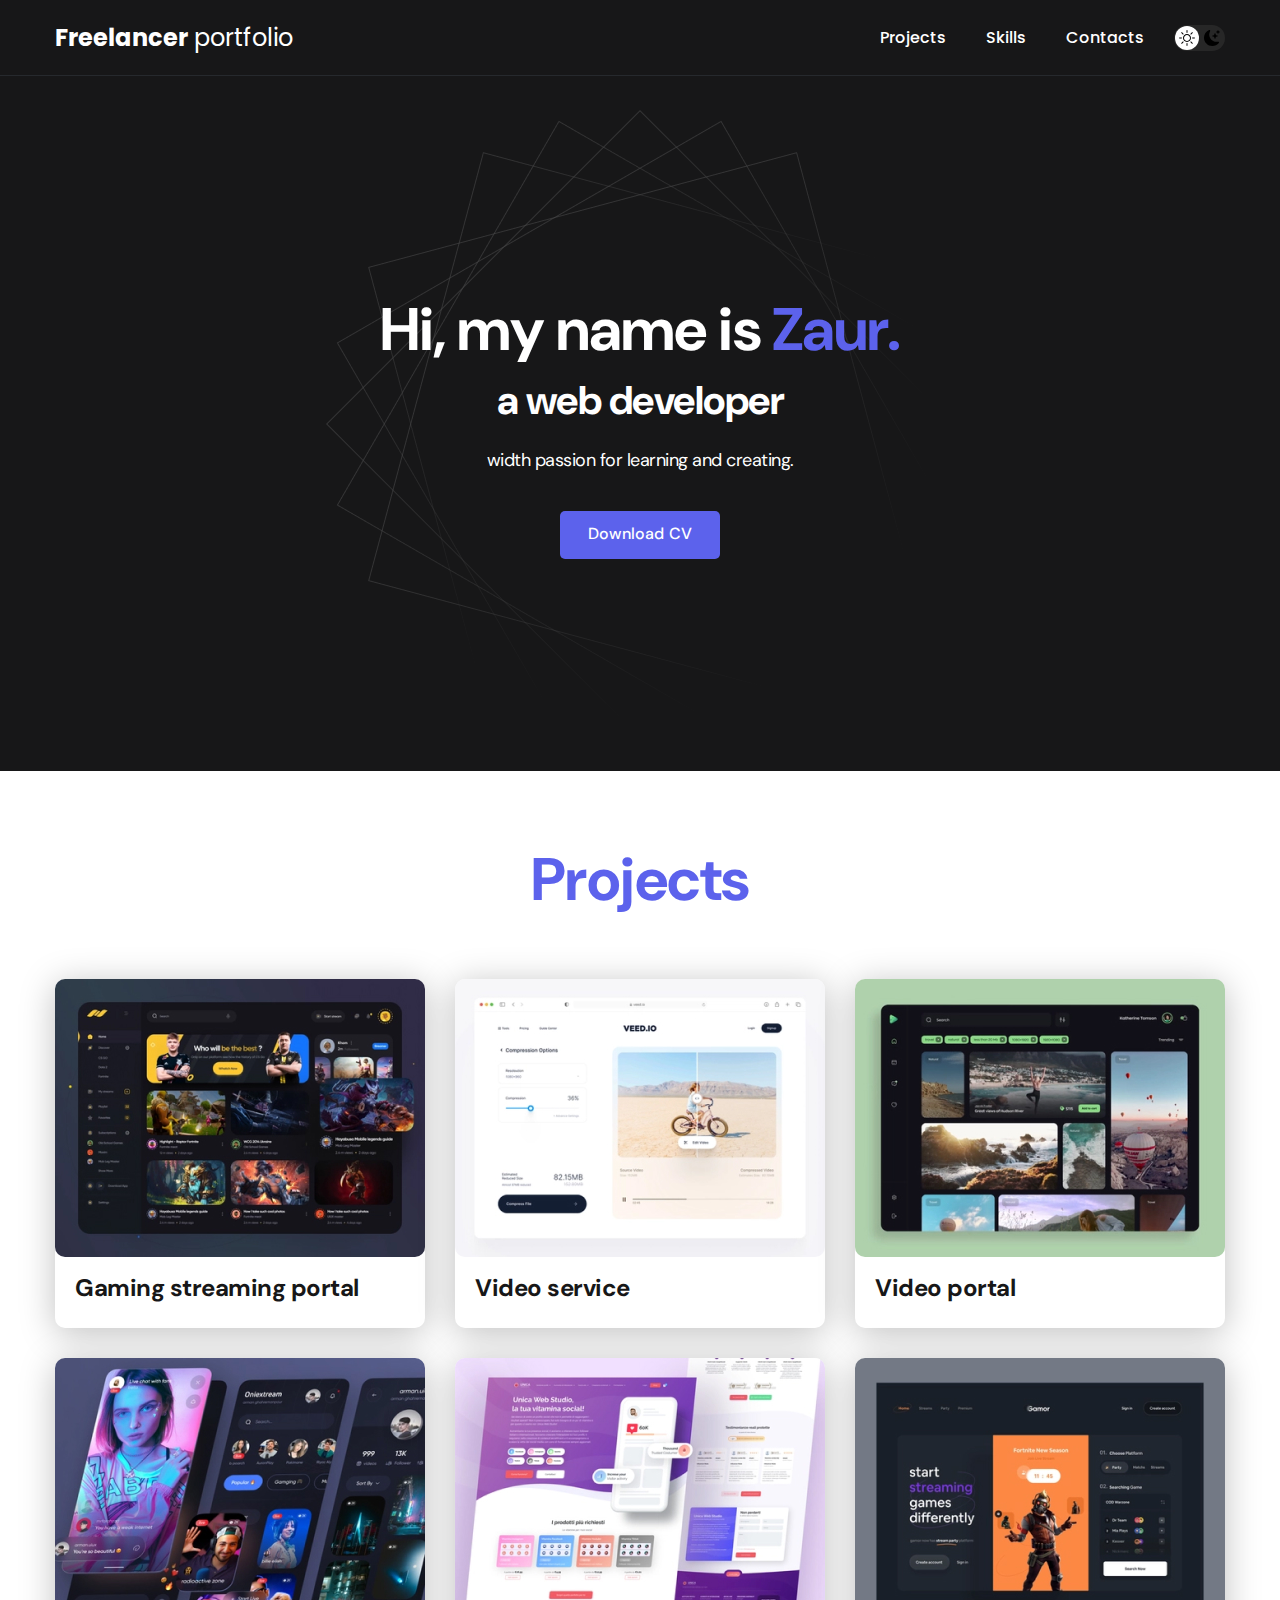
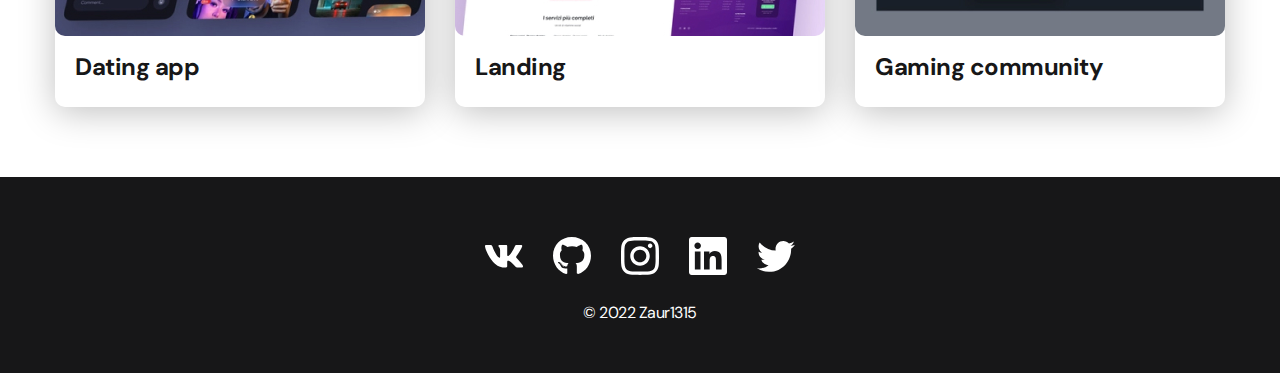
<file: index.html>
<!DOCTYPE html>
<html lang="en">
<head>
    <meta charset="UTF-8">
    <meta http-equiv="X-UA-Compatible" content="IE=edge">
    <meta name="viewport" content="width=device-width, initial-scale=1.0">
    <link rel="stylesheet" href="./css/main.css">
    <title>Freelance Portfolio</title>
</head>
<body>
    <nav class="nav">
        <div class="container"> 
            <div class="nav-row">
                <a href="./index.html" class="logo"><strong>Freelancer</strong> portfolio</a>

                <button class="dark-mode-btn">
                    <img src="./img/icons/sun.svg" alt="sun" class="dark-mode-btn__icon">
                    <img src="./img/icons/moon.svg" alt="moon" class="dark-mode-btn__icon">
                </button>

                <ul class="nav-list">
                    <li class="nav-list__item"><a href="./project-page.html" class="nav-list__link ">Projects</a></li>
                    <li class="nav-list__item"><a href="./skills.html" class="nav-list__link">Skills</a></li>
                    <li class="nav-list__item"><a href="./contacts.html" class="nav-list__link">Contacts</a></li>
                </ul>
            </div>
        </div>
    </nav>
    <header class="header ">
        <div class="header__wrapper">
            <h1 class="header__title">
                <strong>Hi, my name is <em>Zaur.</em></strong><br>
                a web developer
            </h1>
            <div class="header__text">
                <p>width passion for learning and creating.</p>
            </div>
            <a href="#!" class="btn">
                Download CV
            </a>
        </div>
    </header>
    <main class="section ">
        <div class="container">
            <h2 class="title-1">Projects</h2>
            <ul class="projects">
                <li class="project">
                    <a href="project-page.html">
                        <img src="./img/projects/01.jpg" alt="project_img" class="project__img">
                        <h3 class="project__title">Gaming streaming portal</h3>
                    </a>
                </li>
                <li class="project">
                    <a href="project-page.html">
                        <img src="./img/projects/02.jpg" alt="project_img" class="project__img">
                        <h3 class="project__title">Video service</h3>
                    </a>
                </li>
                <li class="project">
                    <a href="project-page.html">
                        <img src="./img/projects/03.jpg" alt="project_img" class="project__img">
                        <h3 class="project__title">Video portal</h3>
                    </a>
                </li>
                <li class="project">
                    <a href="project-page.html">
                        <img src="./img/projects/04.jpg" alt="project_img" class="project__img">
                        <h3 class="project__title">Dating app</h3>
                    </a>
                </li>
                <li class="project">
                    <a href="project-page.html">
                        <img src="./img/projects/05.jpg" alt="project_img" class="project__img">
                        <h3 class="project__title">Landing</h3>
                    </a>
                </li>
                <li class="project">
                    <a href="project-page.html">
                        <img src="./img/projects/06.jpg" alt="project_img" class="project__img">
                        <h3 class="project__title">Gaming community</h3>
                    </a>
                </li>
            </ul>
        </div>
    </main>
    <footer class="footer">
        <div class="container">
            <div class="footer_wrapper">
                <ul class="social">
                    <li class="social__item"><a href="#!"><img src="./img/icons/vk.svg" alt="sosial"></a></li>
                    <li class="social__item"><a href="#!"><img src="./img/icons/gitHub.svg" alt="sosial"></a></li>
                    <li class="social__item"><a href="#!"><img src="./img/icons/instagram.svg" alt="sosial"></a></li>
                    <li class="social__item"><a href="#!"><img src="./img/icons/linkedIn.svg" alt="sosial"></a></li>
                    <li class="social__item"><a href="#!"><img src="./img/icons/twitter.svg" alt="sosial"></a></li>
                </ul>
                <div class="copyright">
                    <p>© 2022 Zaur1315</p>
                </div>
            </div>
        </div>
    </footer>

    <script src="./js/main.js"></script>
</body>
</html>
</file>
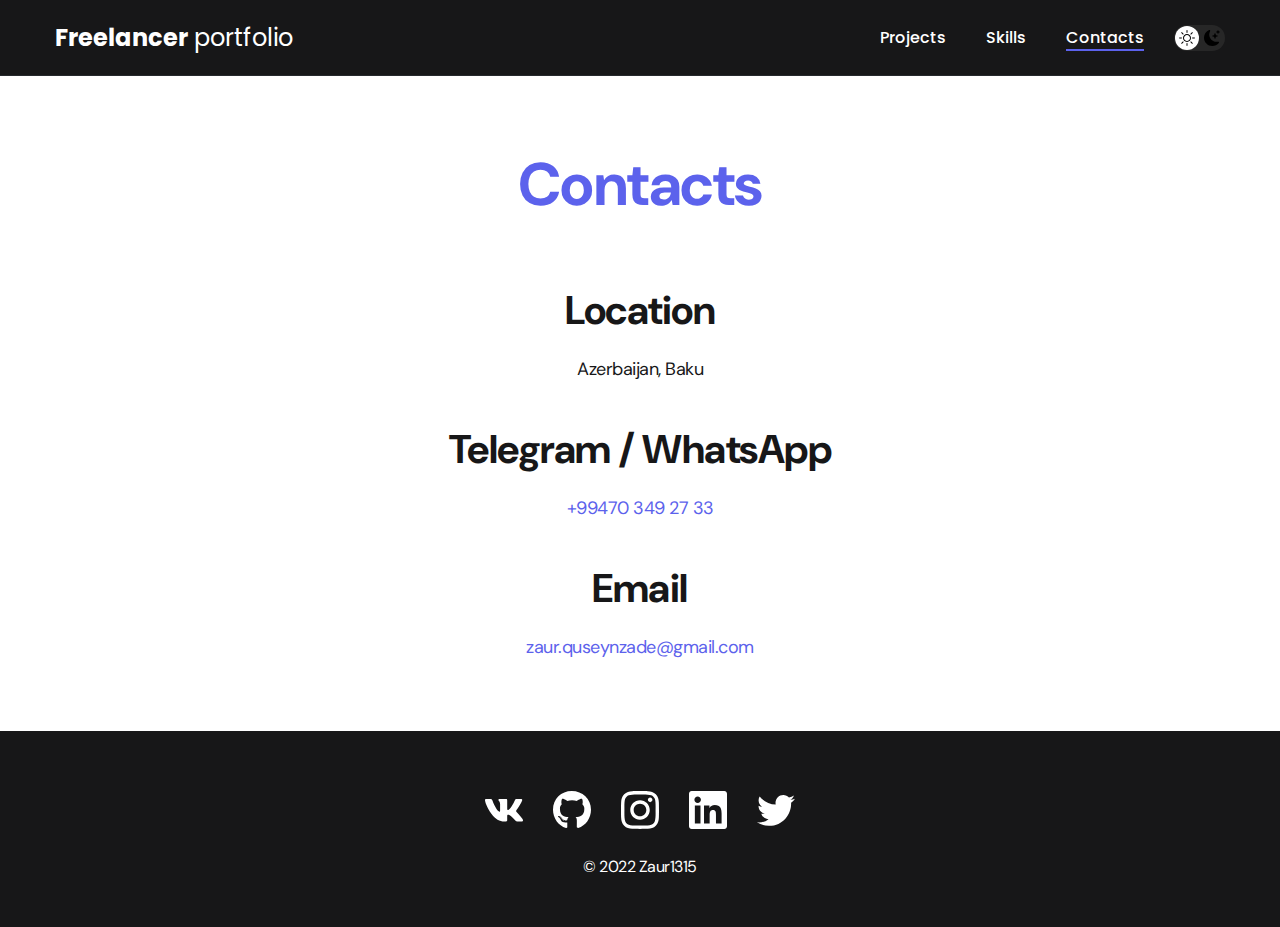
<file: contacts.html>
<!DOCTYPE html>
<html lang="en">
<head>
    <meta charset="UTF-8">
    <meta http-equiv="X-UA-Compatible" content="IE=edge">
    <meta name="viewport" content="width=device-width, initial-scale=1.0">
    <link rel="stylesheet" href="./css/main.css">
    <title>Freelance Portfolio</title>
</head>
<body>
    <nav class="nav">
        <div class="container"> 
            <div class="nav-row">
                <a href="./index.html" class="logo"><strong>Freelancer</strong> portfolio</a>
                <button class="dark-mode-btn">
                    <img src="./img/icons/sun.svg" alt="sun" class="dark-mode-btn__icon">
                    <img src="./img/icons/moon.svg" alt="moon" class="dark-mode-btn__icon">
                </button>
                <ul class="nav-list">
                    <li class="nav-list__item"><a href="./project-page.html" class="nav-list__link ">Projects</a></li>
                    <li class="nav-list__item"><a href="./skills.html" class="nav-list__link ">Skills</a></li>
                    <li class="nav-list__item"><a href="#!" class="nav-list__link nav-list__link--active">Contacts</a></li>
                </ul>
            </div>
        </div>
    </nav>
    <main class="section ">
        <div class="container">
            <h1 class="title-1">Contacts</h1>
            <ul class="content-list">
                <li class="content-list__item">
                    <h2 class="title-2">Location</h2>
                    <p>Azerbaijan, Baku</p>
                </li>
                <li class="content-list__item">
                    <h2 class="title-2">Telegram / WhatsApp</h2>
                    <p><a href="tel:+994703492733">+99470 349 27 33</a></p>
                </li>
                <li class="content-list__item">
                    <h2 class="title-2">Email</h2>
                    <p><a href="mailto:zaur.quseynzade@gmail.com">zaur.quseynzade@gmail.com</a></p>
                </li>
            </ul>
        </div>
    </main>
    <footer class="footer">
        <div class="container">
            <div class="footer_wrapper">
                <ul class="social">
                    <li class="social__item"><a href="#!"><img src="./img/icons/vk.svg" alt="sosial"></a></li>
                    <li class="social__item"><a href="#!"><img src="./img/icons/gitHub.svg" alt="sosial"></a></li>
                    <li class="social__item"><a href="#!"><img src="./img/icons/instagram.svg" alt="sosial"></a></li>
                    <li class="social__item"><a href="#!"><img src="./img/icons/linkedIn.svg" alt="sosial"></a></li>
                    <li class="social__item"><a href="#!"><img src="./img/icons/twitter.svg" alt="sosial"></a></li>
                </ul>
                <div class="copyright">
                    <p>© 2022 Zaur1315</p>
                </div>
            </div>
        </div>
    </footer>

    <script src="./js/main.js"></script>
</body>
</html>
</file>
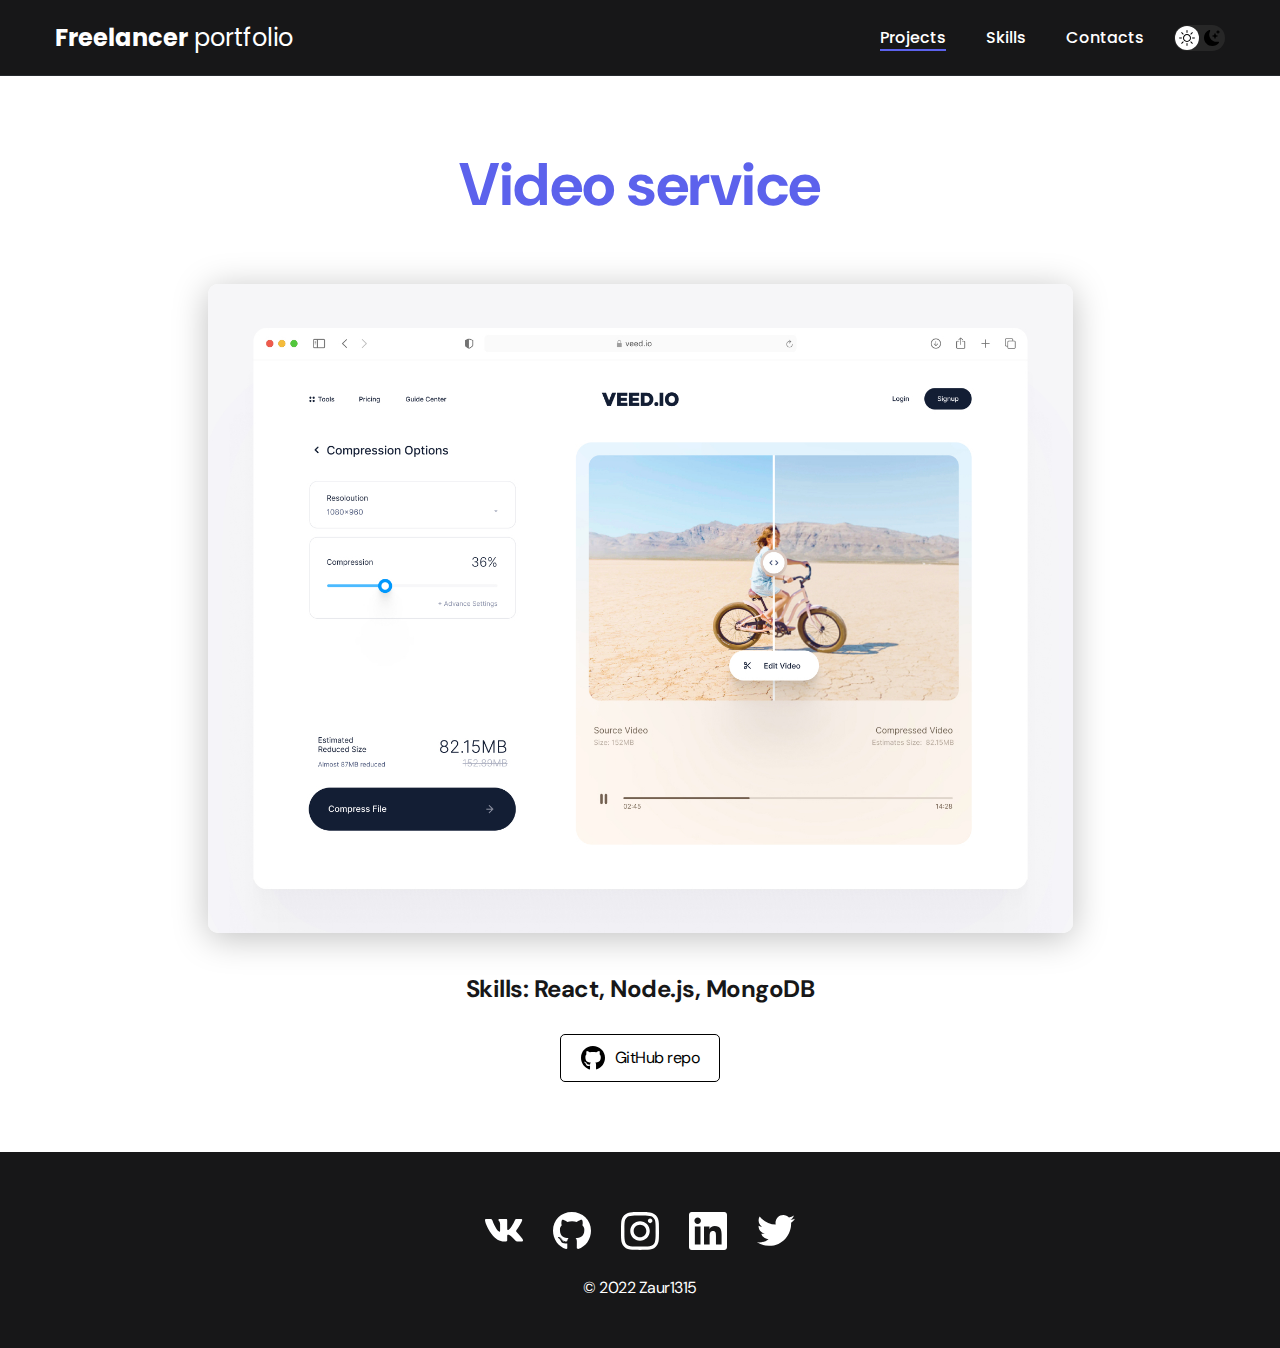
<file: project-page.html>
<!DOCTYPE html>
<html lang="en">
<head>
    <meta charset="UTF-8">
    <meta http-equiv="X-UA-Compatible" content="IE=edge">
    <meta name="viewport" content="width=device-width, initial-scale=1.0">
    <link rel="stylesheet" href="./css/main.css">
    <title>Freelance Portfolio</title>
</head>
<body>
    <nav class="nav">
        <div class="container"> 
            <div class="nav-row">
                <a href="./index.html" class="logo"><strong>Freelancer</strong> portfolio</a>
                <button class="dark-mode-btn">
                    <img src="./img/icons/sun.svg" alt="sun" class="dark-mode-btn__icon">
                    <img src="./img/icons/moon.svg" alt="moon" class="dark-mode-btn__icon">
                </button>
                <ul class="nav-list">
                    <li class="nav-list__item"><a href="#!" class="nav-list__link nav-list__link--active">Projects</a></li>
                    <li class="nav-list__item"><a href="./skills.html" class="nav-list__link">Skills</a></li>
                    <li class="nav-list__item"><a href="./contacts.html" class="nav-list__link">Contacts</a></li>
                </ul>
            </div>
        </div>
    </nav>
    <main class="section ">
        <div class="container">
            <div class="project-details">

                <h1 class="title-1">Video service</h1>
                
                <img src="./img/projects/02-big.jpg" alt="cover" class="project-details__cover">

                <div class="project-details__desc">
                    <p>Skills: React, Node.js, MongoDB</p>
                </div>

                <a href="#!" class="btn-outline"><img src="./img/icons/gitHub-black.svg" alt="github">GitHub repo</a>
                
            </div>
        </div>
    </main>
    <footer class="footer">
        <div class="container">
            <div class="footer_wrapper">
                <ul class="social">
                    <li class="social__item"><a href="#!"><img src="./img/icons/vk.svg" alt="sosial"></a></li>
                    <li class="social__item"><a href="#!"><img src="./img/icons/gitHub.svg" alt="sosial"></a></li>
                    <li class="social__item"><a href="#!"><img src="./img/icons/instagram.svg" alt="sosial"></a></li>
                    <li class="social__item"><a href="#!"><img src="./img/icons/linkedIn.svg" alt="sosial"></a></li>
                    <li class="social__item"><a href="#!"><img src="./img/icons/twitter.svg" alt="sosial"></a></li>
                </ul>
                <div class="copyright">
                    <p>© 2022 Zaur1315</p>
                </div>
            </div>
        </div>
    </footer>

    <script src="./js/main.js"></script>
</body>
</html>
</file>
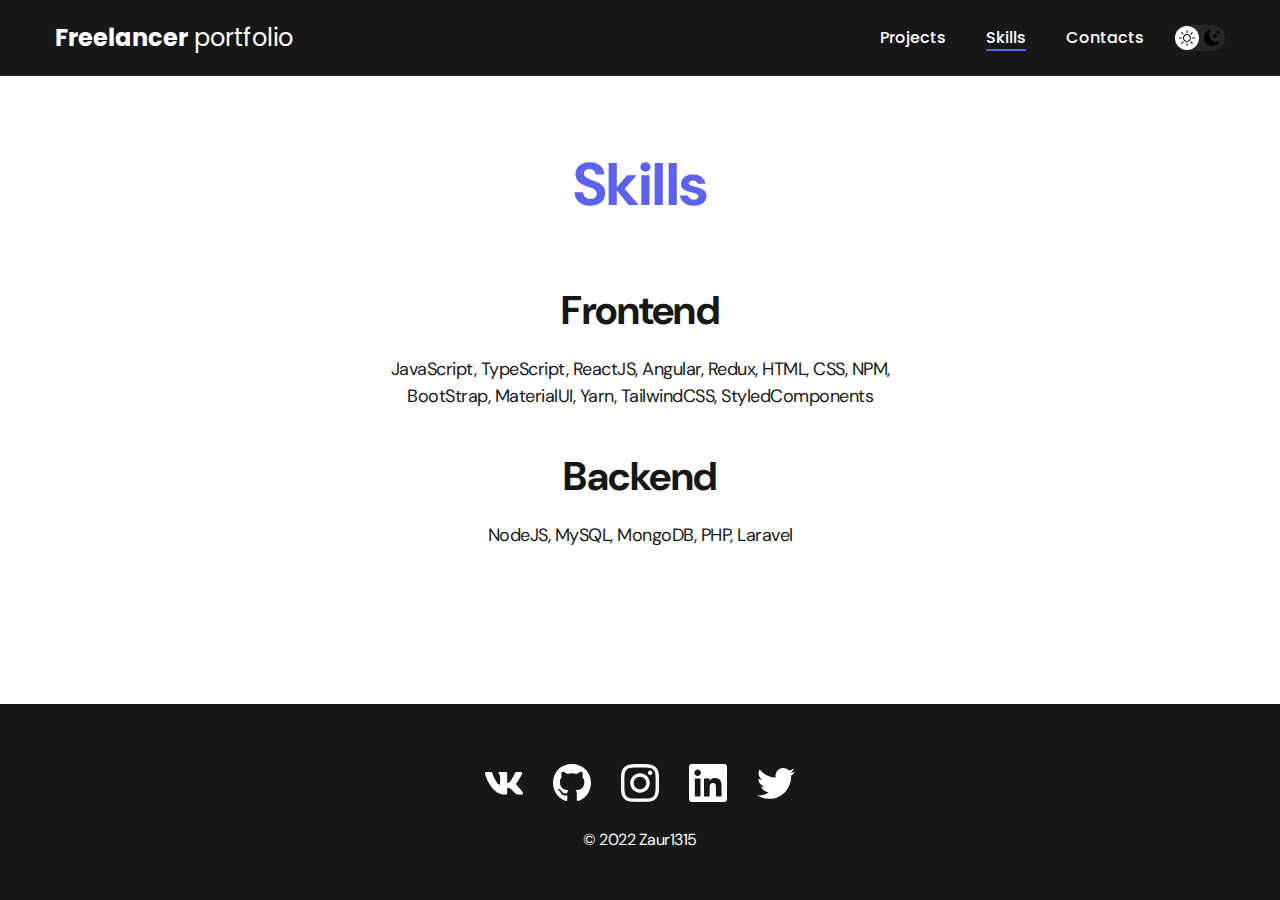
<file: skills.html>
<!DOCTYPE html>
<html lang="en">
<head>
    <meta charset="UTF-8">
    <meta http-equiv="X-UA-Compatible" content="IE=edge">
    <meta name="viewport" content="width=device-width, initial-scale=1.0">
    <link rel="stylesheet" href="./css/main.css">
    <title>Freelance Portfolio</title>
</head>
<body>
    <nav class="nav">
        <div class="container"> 
            <div class="nav-row">
                <a href="./index.html" class="logo"><strong>Freelancer</strong> portfolio</a>
                <button class="dark-mode-btn">
                    <img src="./img/icons/sun.svg" alt="sun" class="dark-mode-btn__icon">
                    <img src="./img/icons/moon.svg" alt="moon" class="dark-mode-btn__icon">
                </button>
                <ul class="nav-list">
                    <li class="nav-list__item"><a href="./project-page.html" class="nav-list__link ">Projects</a></li>
                    <li class="nav-list__item"><a href="#!" class="nav-list__link nav-list__link--active">Skills</a></li>
                    <li class="nav-list__item"><a href="./contacts.html" class="nav-list__link">Contacts</a></li>
                </ul>
            </div>
        </div>
    </nav>
    <main class="section ">
        <div class="container">
            <h1 class="title-1">Skills</h1>
            <ul class="content-list">
                <li class="content-list__item">
                    <h2 class="title-2">Frontend</h2>
                    <p>JavaScript, TypeScript, ReactJS, Angular, Redux, HTML, CSS, NPM, BootStrap, MaterialUI, Yarn, TailwindCSS, StyledComponents</p>
                </li>
                <li class="content-list__item">
                    <h2 class="title-2">Backend</h2>
                    <p>NodeJS, MySQL, MongoDB, PHP, Laravel</p>
                </li>
            </ul>
        </div>
    </main>
    <footer class="footer">
        <div class="container">
            <div class="footer_wrapper">
                <ul class="social">
                    <li class="social__item"><a href="#!"><img src="./img/icons/vk.svg" alt="sosial"></a></li>
                    <li class="social__item"><a href="#!"><img src="./img/icons/gitHub.svg" alt="sosial"></a></li>
                    <li class="social__item"><a href="#!"><img src="./img/icons/instagram.svg" alt="sosial"></a></li>
                    <li class="social__item"><a href="#!"><img src="./img/icons/linkedIn.svg" alt="sosial"></a></li>
                    <li class="social__item"><a href="#!"><img src="./img/icons/twitter.svg" alt="sosial"></a></li>
                </ul>
                <div class="copyright">
                    <p>© 2022 Zaur1315</p>
                </div>
            </div>
        </div>
    </footer>


    <script src="./js/main.js"></script>
</body>
</html>
</file>
<file: css/main.css>
@import "./reset.css";
@import url('https://fonts.googleapis.com/css2?family=DM+Sans:wght@400;500;700&family=Poppins:wght@400;500;700&display=swap');


/* 
font-family: 'DM Sans', sans-serif;
font-family: 'Poppins', sans-serif; 
*/
/* 
*{
    border: 0.5px solid rgba(214, 0, 0, 0.568);
} */

:root{
    --blackpure: #000;
    --black: #171718;
    --black-border: #26292d;
    --white: #fff;
    --purple: #5c62ec;
    --gold: rgb(219, 187, 5);
    --shadow: rgba(0,0,0,0.25);
    --shadow-hover: rgba(0,0,0,0.5);

    --text-color: var(--black);

    --dark-bg: var(--black);
    --dark-border: var(--black-border);
    --header-text: var(--white);
    --accent: var(--purple);

    /*Light Mode*/

    --page-bg: var(--white);
    --text-color: var(--black);
    --underline: var(--accent);
    --title-1: var(--accent);

    --project-card-bg: var(--white);
    --project-card-text: var(--black);
}


.dark {
    --shadow: rgba(0, 0, 0, 0.747);
    --shadow-hover: rgba(254, 255, 211, 0.5);
    --page-bg: #252526;
    --text-color: var(--white);
    --title-1: var(--gold);
    --underline: var(--gold);
    --project-card-bg: var(--black);
    --project-card-text: var(--white);
}





html, body {
    font-family: 'DM Sans', sans-serif;
    letter-spacing: -0.5px;
    min-height: 100vh;
    display: flex;
    flex-direction: column;

    background-color: var(--page-bg);
    color: var(--text-color);
    transition: all 200ms ;

}


.none{
    display: none !important;
}


.container{
    max-width: 1200px;
    padding: 0 15px;
    margin: 0 auto;
}



.nav{
    letter-spacing: normal;
    background-color: var(--dark-bg);
    color: var(--header-text);
    padding: 20px 0;
    border-bottom: 1px solid var(--dark-border);
}


.nav-row{
    display: flex;
    justify-content: flex-end;
    align-items: center;
    column-gap: 30px;
    row-gap: 20px;
    flex-wrap:wrap;
}

.logo{
    color: var(--header-text);
    font-size: 24px;
    font-family: 'Poppins', sans-serif;
    margin-right: auto;
}

.logo strong{
    font-weight: 700;
}

.nav-list{
    display: flex;
    flex-wrap: wrap;
    align-items: center;
    column-gap:40px;
    row-gap: 10px;
    font-size: 16px;
    font-weight: 500;
    font-family: 'Poppins', sans-serif;
}

.nav-list__link{
    position: relative;
    color:var(--header-text);
    transition: opacity 200ms ease-in;
}


.nav-list__link:hover{
    opacity: 0.8;
}



.nav-list__link::before{
    content: '';
    position: absolute;
    left: 0;
    top: 100%;
    display: block;
    height: 2px;
    width: 0%;
    background-color: var(--underline);
    transition: all 200ms;
}

.nav-list__link:hover::before{
    content: '';
    position: absolute;
    left: 0;
    top: 100%;
    display: block;
    height: 2px;
    width: 100%;
    background-color: var(--underline);
}

.nav-list__link--active:hover{
    opacity: 1;
    cursor: default;
}

.nav-list__link--active::before{
    content: '';
    position: absolute;
    left: 0;
    top: 100%;
    display: block;
    height: 2px;
    width: 100%;
    background-color: var(--underline);
    cursor: default;
}

.dark-mode-btn{
    display: flex;
    justify-content: space-between;
    width: 51px;
    height: 26px;
    border-radius: 50px;
    background-color: #272727;
    padding: 5px;
    position: relative;
    order: 9;
}

.dark-mode-btn::before{
    top:1px;
    left: 1px;
    position: absolute;
    content: '';
    display: block;
    width: 24px;
    height: 24px;
    border-radius:50%;
    background-color: #fff;
    transition: all 200ms ease-in;
}

.dark-mode-btn__icon{
    position: relative;
    z-index: 9;
}

.dark-mode-btn--active::before{
    left: 26px;
}

.header{
    background-image: url('./../img/header-bg.png');
    background-repeat: no-repeat;
    background-size: auto;
    background-position: center;
    background-color: var(--dark-bg);
    color: var(--header-text);
    min-height: 695px;
    padding: 40px 0;
    display: flex;
    justify-content: center;
    align-items:center;
    text-align: center;

}

.header__text{
    font-size: 18px;
    line-height: 1.3333;
    margin-bottom: 40px;
}

.header__text p+p{
    margin-top: 0.5em;
}

.header__title{
    font-size: 40px;
    font-weight: 700;
    line-height: 1.4;
    margin-bottom: 20px;

}

.header__title strong{
    font-size: 60px;
    font-weight: 700;
}

.header__title em{
    font-style: normal;
    color: var(--accent)
}


.btn{
    display: inline-block;
    height: 48px;
    padding: 12px 28px;
    border-radius: 5px;
    background-color: var(--accent);
    color: var(--white);
    letter-spacing: 0.15px;
    font-size: 16px;
    font-weight: 500;
    transition: opacity 200ms ease-in;
}

.btn:hover{
    opacity: 0.8;
}

.btn:active{
    position: relative;
    top: 1px;
}


.btn-outline{
    height: 48px;
    border-radius: 5px;
    padding: 12px 20px;
    border: 1px solid #000;
    color:#000;
    display:flex;
    column-gap:10px;
    align-items:center;
    background-color: #fff;

}

.btn-outline:hover{
    opacity: 0.7;
}

.btn-outline:active{
    position: relative;
    top: 1px;
}


.header__wrapper{
    max-width: 660px;
    padding: 0 15px;
}


.section{
    padding: 70px 0;
}


.title-1{
    margin-bottom: 60px;
    font-size: 60px;
    font-weight: 700;
    line-height: 1.3;
    color: var(--title-1);
    text-align: center;
}


.title-2{
    margin-bottom: 20px;
    font-size: 40px;
    font-weight: 700;
    line-height: 1.3;
}


.projects{
    display: flex;
    flex-wrap: wrap;
    column-gap:30px;
    row-gap: 30px;
    justify-content: center;
}

.project{
    max-width: 370px;
    background-color: var(--project-card-bg);
    border-radius: 10px;
    box-shadow: 0px 5px 35px var(--shadow);
    position: relative;
    bottom: 0;
    transition: all 200ms;
}

.project__img{
    border-radius: 10px;

}

.project:hover{
    bottom: 10px;
    box-shadow: 0px 5px 35px var(--shadow-hover);
}


.project__title{
    padding: 15px 20px 25px;
    font-weight: 700;
    line-height: 1.3;
    font-size: 24px;
    color: var(--project-card-text)
}


.project-details{
    max-width: 865px;
    margin: 0 auto;
    display: flex;
    flex-direction: column;
    align-items:center;
    text-align: center;
}

.project-details__cover{
    max-width: 100%;
    margin-bottom: 40px;
    box-shadow: 0px 5px 35px rgba(0,0,0,0.25);
    border-radius: 10px;
}

.project-details__desc{
    font-weight: 700;
    font-size: 24px;
    line-height: 1.3;
    margin-bottom: 30px;
}




.content-list{
    max-width: 570px;
    display: flex;
    flex-direction: column;
    align-items:center;
    text-align: center;
    margin: 0 auto;
    row-gap: 40px;
}

.content-list__item{
    font-size: 18px;
    line-height: 1.5;
}

.content-list__item a{
    color: var(--title-1)
}

.content-list__item p+p{
    margin-top: 0.5em;
}




.footer{
    padding: 60px 0 50px;
    background-color: var(--dark-bg);
    color: var(--header-text);
    margin-top: auto;
}

.footer_wrapper{
    display: flex;
    flex-direction: column;
    align-items:center;
    row-gap: 27px;
}

.social{
    display: flex;
    column-gap: 30px;
    align-items:center;
}

.copyright p + p{
    margin-top: 0.5em;
}


@media (max-width: 620px) {

    .nav-row{
        justify-content: space-between;
    }

    .dark-mode-btn{
        order: 0;
    }

    .header{
        min-height: unset;
    }

    .header__title{
        font-size: 30px;
    }

    .header__title strong{
        font-size: 40px;
    }

    .section{
        padding: 40px 0;
    }

    .title-1{
        margin-bottom: 30px;
        font-size: 40px;
    }

    .project__title{
        font-size: 22px;
    }

    footer{
        padding: 40px 0 30px;
    }

    .social__item{
        width: 28px;
    }
    .sosial{
        column-gap:20px;
    }

    .footer_wrapper{
        row-gap: 20px;
    }
    
    .title-2{
        margin-bottom: 10px;
        font-size: 30px;
    }

    .content-list{
        row-gap: 30px;
    }

    .content-list__item p{
        font-size: 16px;
    }

    .project-details__desc{
        margin-bottom: 20px;
        font-size: 22px;
    }
}
</file>
